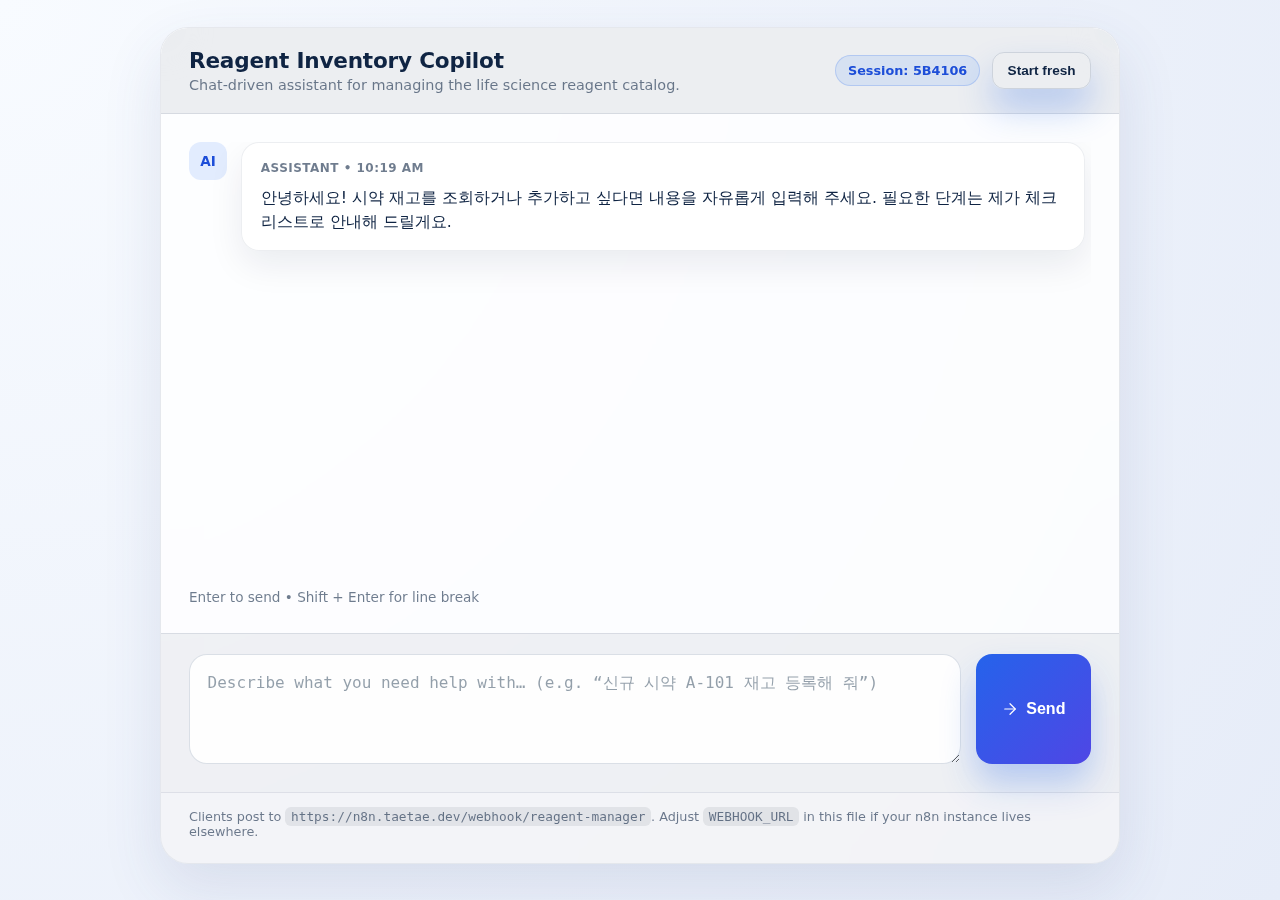
<file: 22/index.html>
<!DOCTYPE html>
<html lang="en">
  <head>
    <meta charset="UTF-8" />
    <meta name="viewport" content="width=device-width, initial-scale=1.0" />
    <title>Reagent Assistant</title>
    <style>
      :root {
        color-scheme: light dark;
        font-family: "Pretendard Variable", system-ui, -apple-system, BlinkMacSystemFont, "Segoe UI", sans-serif;
        --bg-gradient: radial-gradient(circle at top left, #f8fbff, #e6ecf8);
        --shadow-soft: 0 24px 60px rgba(55, 76, 130, 0.12);
        --card-bg: rgba(255, 255, 255, 0.82);
        --accent: #3b82f6;
        --accent-strong: #1d4ed8;
        --border: rgba(15, 35, 75, 0.1);
        --text: #0f2443;
        --muted: rgba(15, 36, 67, 0.6);
        --bot-bg: rgba(255, 255, 255, 0.92);
        --user-bg: linear-gradient(135deg, #2563eb, #60a5fa);
      }
      @media (prefers-color-scheme: dark) {
        :root {
          --bg-gradient: radial-gradient(circle at top left, #0b1220, #131c31);
          --card-bg: rgba(19, 28, 49, 0.75);
          --shadow-soft: 0 24px 60px rgba(0, 0, 0, 0.45);
          --border: rgba(148, 163, 184, 0.28);
          --text: #e4ecff;
          --muted: rgba(226, 232, 240, 0.7);
          --bot-bg: rgba(21, 31, 52, 0.92);
          --user-bg: linear-gradient(135deg, #4c8dff, #6ea8ff);
        }
        body {
          color: var(--text);
        }
        textarea {
          background: rgba(10, 15, 28, 0.85) !important;
          border-color: rgba(148, 163, 184, 0.35) !important;
          color: #e4ecff !important;
          caret-color: rgba(148, 197, 255, 0.95);
        }
        textarea:focus {
          border-color: rgba(96, 165, 250, 0.65) !important;
          box-shadow: 0 0 0 4px rgba(96, 165, 250, 0.22) !important;
        }
        textarea::placeholder {
          color: rgba(226, 232, 240, 0.7) !important;
        }
      }
      * {
        box-sizing: border-box;
      }
      body {
        margin: 0;
        min-height: 100vh;
        background: var(--bg-gradient);
        display: flex;
        justify-content: center;
        color: var(--text);
      }
      .app {
        width: min(960px, 92vw);
        margin: 3vh 0 4vh;
        display: flex;
        flex-direction: column;
        backdrop-filter: blur(24px);
        background: var(--card-bg);
        border-radius: 28px;
        box-shadow: var(--shadow-soft);
        border: 1px solid var(--border);
        overflow: hidden;
      }
      header {
        display: flex;
        align-items: center;
        justify-content: space-between;
        padding: 1.25rem 1.75rem;
        gap: 1rem;
        border-bottom: 1px solid var(--border);
        background: rgba(15, 35, 75, 0.08);
        backdrop-filter: blur(18px);
      }
      header .title-group h1 {
        margin: 0;
        font-size: 1.35rem;
        letter-spacing: -0.01em;
        font-weight: 700;
      }
      header .title-group p {
        margin: 0.25rem 0 0;
        font-size: 0.9rem;
        color: var(--muted);
      }
      .header-actions {
        display: flex;
        align-items: center;
        gap: 0.75rem;
      }
      .badge {
        padding: 0.45rem 0.75rem;
        border-radius: 999px;
        font-size: 0.8rem;
        font-weight: 600;
        background: rgba(59, 130, 246, 0.12);
        color: var(--accent-strong);
        border: 1px solid rgba(37, 99, 235, 0.2);
      }
      main {
        flex: 1;
        display: flex;
        flex-direction: column;
        gap: 1.25rem;
        padding: 1.75rem;
      }
      #messages {
        flex: 1;
        overflow-y: auto;
        display: flex;
        flex-direction: column;
        gap: 1rem;
        padding-right: 0.35rem;
      }
      #messages::-webkit-scrollbar {
        width: 8px;
      }
      #messages::-webkit-scrollbar-thumb {
        background: rgba(30, 64, 175, 0.25);
        border-radius: 999px;
      }
      .message {
        display: grid;
        grid-template-columns: auto 1fr;
        gap: 0.75rem 0.9rem;
        align-items: start;
        animation: fadeUp 0.25s ease-out forwards;
      }
      .message .avatar {
        width: 38px;
        height: 38px;
        border-radius: 12px;
        display: grid;
        place-content: center;
        font-size: 0.85rem;
        font-weight: 700;
        background: rgba(59, 130, 246, 0.14);
        color: var(--accent-strong);
      }
      .message.user .avatar {
        background: rgba(79, 70, 229, 0.14);
        color: rgba(79, 70, 229, 0.95);
      }
      .message .bubble {
        position: relative;
        padding: 1rem 1.15rem;
        border-radius: 18px;
        background: var(--bot-bg);
        border: 1px solid rgba(15, 35, 75, 0.08);
        box-shadow: 0 14px 35px rgba(14, 28, 62, 0.08);
        line-height: 1.55;
      }
      .message.user .bubble {
        background: var(--user-bg);
        border: none;
        color: white;
        box-shadow: 0 18px 36px rgba(24, 43, 109, 0.28);
      }
      .bubble .meta {
        font-size: 0.75rem;
        letter-spacing: 0.04em;
        text-transform: uppercase;
        font-weight: 600;
        margin-bottom: 0.5rem;
        color: var(--muted);
      }
      .message.user .bubble .meta {
        color: rgba(226, 232, 240, 0.75);
      }
      .bubble .body {
        font-size: 0.98rem;
        white-space: pre-line;
      }
      .controls {
        display: flex;
        align-items: center;
        justify-content: space-between;
        gap: 0.75rem;
        font-size: 0.85rem;
        color: var(--muted);
      }
      .controls .status {
        display: inline-flex;
        align-items: center;
        gap: 0.55rem;
      }
      .controls .status span {
        width: 9px;
        height: 9px;
        border-radius: 50%;
        background: var(--accent);
        animation: pulse 1.1s infinite ease-in-out;
      }
      .controls .status:not(.show) {
        visibility: hidden;
      }
      form {
        display: flex;
        gap: 0.9rem;
        padding: 1.25rem 1.75rem 1.75rem;
        border-top: 1px solid var(--border);
        background: rgba(15, 35, 75, 0.06);
      }
      textarea {
        flex: 1;
        min-height: 110px;
        padding: 1rem 1.1rem;
        border-radius: 18px;
        border: 1px solid rgba(30, 64, 108, 0.16);
        resize: vertical;
        font-size: 1rem;
        background: rgba(255, 255, 255, 0.96) !important;
        color: #0f2443 !important;
        line-height: 1.5;
        transition: border 0.2s ease, box-shadow 0.2s ease;
        caret-color: var(--accent);
      }
      textarea:focus {
        outline: none;
        border-color: rgba(59, 130, 246, 0.65);
        box-shadow: 0 0 0 4px rgba(59, 130, 246, 0.18);
      }
      textarea::placeholder {
        color: rgba(16, 42, 67, 0.45);
      }
      button {
        padding: 0.95rem 1.6rem;
        border-radius: 16px;
        border: none;
        background: linear-gradient(135deg, #2563eb, #4f46e5);
        color: white;
        font-size: 1rem;
        font-weight: 600;
        cursor: pointer;
        box-shadow: 0 20px 35px rgba(37, 99, 235, 0.28);
        transition: transform 0.15s ease, box-shadow 0.18s ease, opacity 0.2s ease;
        display: inline-flex;
        align-items: center;
        gap: 0.45rem;
      }
      button svg {
        width: 18px;
        height: 18px;
      }
      button:disabled {
        opacity: 0.55;
        cursor: not-allowed;
        box-shadow: none;
        transform: none;
      }
      button:not(:disabled):hover {
        transform: translateY(-2px);
        box-shadow: 0 24px 38px rgba(37, 99, 235, 0.35);
      }
      .ghost-button {
        padding: 0.6rem 0.9rem;
        border-radius: 12px;
        border: 1px solid rgba(148, 163, 184, 0.35);
        background: transparent;
        color: var(--text);
        font-size: 0.85rem;
        font-weight: 600;
        cursor: pointer;
        transition: border 0.2s ease, background 0.2s ease, color 0.2s ease;
      }
      .ghost-button:hover {
        border-color: rgba(59, 130, 246, 0.65);
        color: var(--accent-strong);
        background: rgba(59, 130, 246, 0.08);
      }
      footer {
        padding: 1rem 1.75rem 1.5rem;
        font-size: 0.8rem;
        color: var(--muted);
        border-top: 1px solid var(--border);
        background: rgba(15, 35, 75, 0.04);
      }
      code {
        padding: 0.1rem 0.35rem;
        background: rgba(15, 23, 42, 0.08);
        border-radius: 6px;
        font-size: 0.8rem;
      }
      @media (max-width: 768px) {
        .app {
          width: 96vw;
          margin: 1.5vh 0 2vh;
          border-radius: 20px;
        }
        header {
          flex-direction: column;
          align-items: flex-start;
          gap: 0.75rem;
        }
        .header-actions {
          width: 100%;
          justify-content: space-between;
        }
        form {
          flex-direction: column;
        }
        button {
          width: 100%;
          justify-content: center;
        }
      }
      @keyframes pulse {
        0%, 100% {
          transform: scale(0.92);
          opacity: 0.5;
        }
        50% {
          transform: scale(1.12);
          opacity: 1;
        }
      }
      @keyframes fadeUp {
        from {
          opacity: 0;
          transform: translateY(14px);
        }
        to {
          opacity: 1;
          transform: translateY(0);
        }
      }
    </style>
  </head>
  <body>
    <div class="app">
      <header>
        <div class="title-group">
          <h1>Reagent Inventory Copilot</h1>
          <p>Chat-driven assistant for managing the life science reagent catalog.</p>
        </div>
        <div class="header-actions">
          <span class="badge" id="session-badge">Session: —</span>
          <button class="ghost-button" id="reset-btn" type="button">Start fresh</button>
        </div>
      </header>
      <main>
        <section id="messages" aria-live="polite"></section>
        <div class="controls">
          <span id="hint">Enter to send • Shift + Enter for line break</span>
          <div class="status" id="status"><span></span>Talking to n8n…</div>
        </div>
      </main>
      <form id="chat-form">
        <textarea
          id="chat-input"
          placeholder="Describe what you need help with… (e.g. “신규 시약 A-101 재고 등록해 줘”)"
          required
        ></textarea>
        <button type="submit">
          <svg viewBox="0 0 24 24" fill="none" stroke="currentColor" stroke-width="1.6">
            <path d="M5 12h14" stroke-linecap="round" stroke-linejoin="round" />
            <path d="m12 5 7 7-7 7" stroke-linecap="round" stroke-linejoin="round" />
          </svg>
          Send
        </button>
      </form>
      <footer>
        Clients post to <code>https://n8n.taetae.dev/webhook/reagent-manager</code>. Adjust <code>WEBHOOK_URL</code> in
        this file if your n8n instance lives elsewhere.
      </footer>
    </div>
    <script>
      const WEBHOOK_URL = window.WEBHOOK_URL || 'https://n8n.taetae.dev/webhook/reagent-manager';
      const SESSION_STORAGE_KEY = 'reagent-session-id';
      const generateSessionId = () =>
        typeof crypto !== 'undefined' && crypto.randomUUID
          ? crypto.randomUUID()
          : `session-${Date.now().toString(36)}-${Math.random().toString(36).slice(2, 10)}`;
      let sessionId = window.localStorage.getItem(SESSION_STORAGE_KEY);
      if (!sessionId) {
        sessionId = generateSessionId();
        window.localStorage.setItem(SESSION_STORAGE_KEY, sessionId);
      }

      const form = document.getElementById('chat-form');
      const input = document.getElementById('chat-input');
      const messages = document.getElementById('messages');
      const status = document.getElementById('status');
      const sessionBadge = document.getElementById('session-badge');
      const resetBtn = document.getElementById('reset-btn');

      function updateSessionBadge() {
        const suffix = sessionId.slice(-6).toUpperCase();
        sessionBadge.textContent = `Session: ${suffix}`;
      }

      function formatTimestamp(date = new Date()) {
        const hours = date.getHours();
        const minutes = date.getMinutes().toString().padStart(2, '0');
        const suffix = hours >= 12 ? 'PM' : 'AM';
        const normalized = hours % 12 || 12;
        return `${normalized}:${minutes} ${suffix}`;
      }

      function appendMessage(role, content, opts = {}) {
        const article = document.createElement('article');
        article.className = `message ${role}`;

        const avatar = document.createElement('div');
        avatar.className = 'avatar';
        avatar.textContent = role === 'user' ? 'You' : 'AI';

        const bubble = document.createElement('div');
        bubble.className = 'bubble';

        const meta = document.createElement('div');
        meta.className = 'meta';
        meta.textContent = `${role === 'user' ? 'You' : 'Assistant'} • ${formatTimestamp(opts.timestamp)}`;

        const body = document.createElement('div');
        body.className = 'body';
        const lines = String(content ?? '').split(/\n/);
        lines.forEach((line, index) => {
          if (index) body.appendChild(document.createElement('br'));
          body.appendChild(document.createTextNode(line));
        });

        bubble.append(meta, body);
        article.append(avatar, bubble);
        messages.appendChild(article);
        messages.scrollTop = messages.scrollHeight;
      }

      async function sendMessage(evt) {
        evt.preventDefault();
        const text = input.value.trim();
        if (!text) return;
        appendMessage('user', text);
        input.value = '';
        input.focus();
        form.querySelector('button').disabled = true;
        status.classList.add('show');

        try {
          const response = await fetch(WEBHOOK_URL, {
            method: 'POST',
            headers: { 'Content-Type': 'application/json' },
            body: JSON.stringify({ message: text, sessionId })
          });

          if (!response.ok) {
            throw new Error(`Request failed (${response.status})`);
          }

          const payload = await response.json();
          const reply = payload?.message ?? JSON.stringify(payload, null, 2);
          appendMessage('bot', reply);
        } catch (error) {
          console.error(error);
          appendMessage('bot', `⚠️ ${error.message}`);
        } finally {
          status.classList.remove('show');
          form.querySelector('button').disabled = false;
        }
      }

      function resetConversation() {
        messages.innerHTML = '';
        sessionId = generateSessionId();
        window.localStorage.setItem(SESSION_STORAGE_KEY, sessionId);
        updateSessionBadge();
        appendMessage(
          'bot',
          '안녕하세요! 시약 재고를 조회하거나 추가하고 싶다면 내용을 자유롭게 입력해 주세요. 필요한 단계는 제가 체크리스트로 안내해 드릴게요.',
          { timestamp: new Date() }
        );
      }

      input.addEventListener('keydown', (event) => {
        if (event.key === 'Enter' && !event.shiftKey) {
          event.preventDefault();
          form.requestSubmit();
        }
      });

      form.addEventListener('submit', sendMessage);
      resetBtn.addEventListener('click', resetConversation);
      updateSessionBadge();
      appendMessage(
        'bot',
        '안녕하세요! 시약 재고를 조회하거나 추가하고 싶다면 내용을 자유롭게 입력해 주세요. 필요한 단계는 제가 체크리스트로 안내해 드릴게요.',
        { timestamp: new Date() }
      );
    </script>
  </body>
</html>
</file>
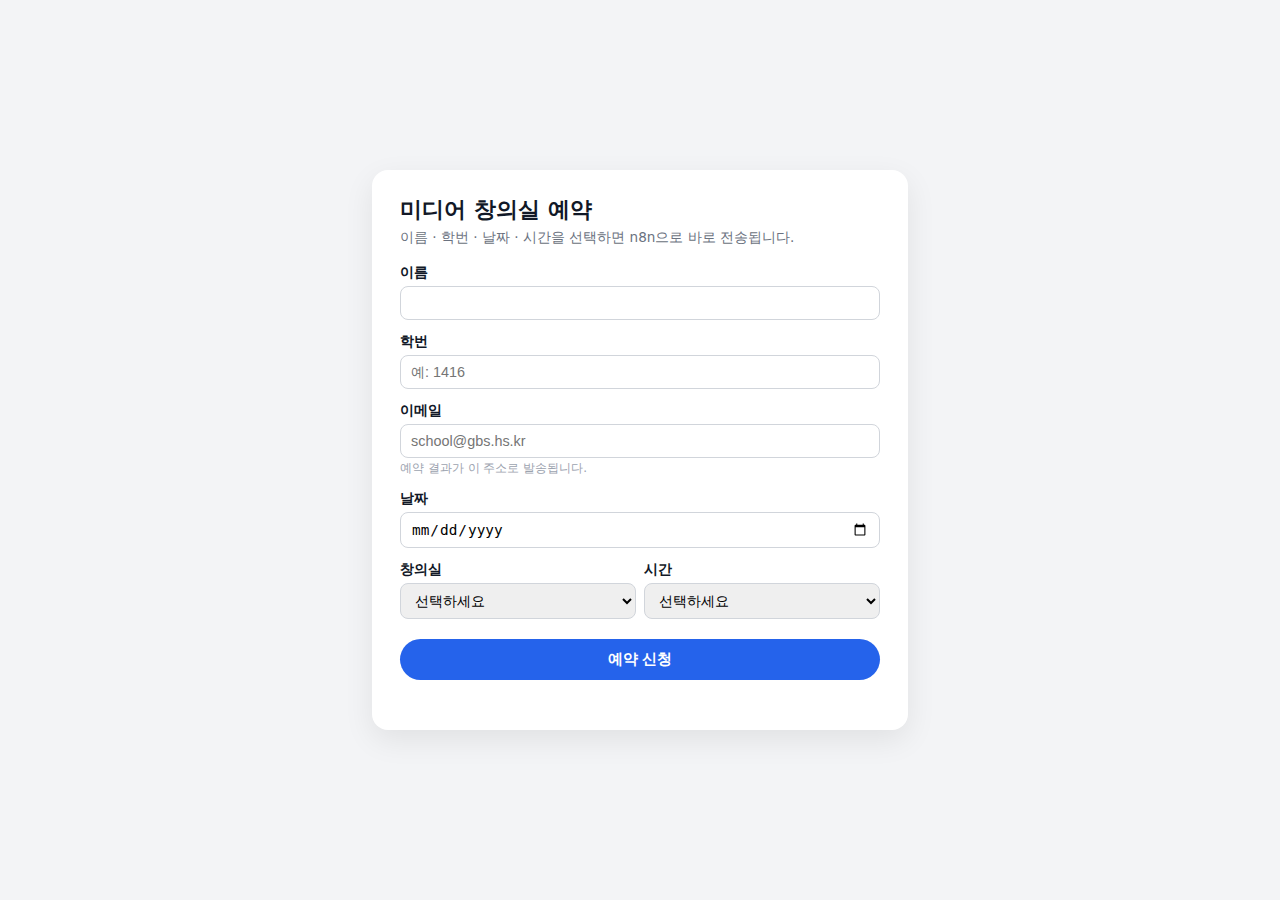
<file: index2.html>
<!DOCTYPE html>
<html lang="ko">
<head>
  <meta charset="UTF-8" />
  <title>미디어 창의실 예약</title>
  <meta name="viewport" content="width=device-width, initial-scale=1" />
  <style>
    :root {
      font-family: system-ui, -apple-system, BlinkMacSystemFont, "Segoe UI", sans-serif;
      background: #f3f4f6;
      color: #111827;
    }
    body {
      margin: 0;
      padding: 0;
      display: flex;
      min-height: 100vh;
      align-items: center;
      justify-content: center;
    }
    .card {
      background: #ffffff;
      padding: 24px 28px;
      border-radius: 16px;
      box-shadow: 0 10px 30px rgba(0,0,0,0.08);
      width: 100%;
      max-width: 480px;
    }
    h1 {
      font-size: 1.4rem;
      margin: 0 0 4px;
    }
    .subtitle {
      font-size: 0.85rem;
      color: #6b7280;
      margin-bottom: 16px;
    }
    .field {
      margin-bottom: 12px;
    }
    .field label {
      display: block;
      font-size: 0.9rem;
      font-weight: 600;
      margin-bottom: 4px;
    }
    .field input,
    .field select {
      width: 100%;
      box-sizing: border-box;
      padding: 8px 10px;
      border-radius: 8px;
      border: 1px solid #d1d5db;
      font-size: 0.9rem;
      outline: none;
      transition: border-color 0.15s, box-shadow 0.15s;
    }
    .field input:focus,
    .field select:focus {
      border-color: #2563eb;
      box-shadow: 0 0 0 1px rgba(37,99,235,0.2);
    }
    .help {
      font-size: 0.75rem;
      color: #9ca3af;
      margin-top: 2px;
    }
    .row {
      display: flex;
      gap: 8px;
    }
    .row .field {
      flex: 1;
    }
    button {
      width: 100%;
      padding: 10px 12px;
      border-radius: 999px;
      border: none;
      font-size: 0.95rem;
      font-weight: 600;
      background: #2563eb;
      color: white;
      cursor: pointer;
      margin-top: 8px;
      transition: background 0.15s, transform 0.05s;
    }
    button:hover {
      background: #1d4ed8;
    }
    button:active {
      transform: translateY(1px);
    }
    button[disabled] {
      opacity: 0.6;
      cursor: default;
      transform: none;
    }
    .status {
      margin-top: 10px;
      font-size: 0.85rem;
      min-height: 1.2em;
    }
    .status.success {
      color: #16a34a;
    }
    .status.error {
      color: #dc2626;
    }
  </style>
</head>
<body>
  <div class="card">
    <h1>미디어 창의실 예약</h1>
    <div class="subtitle">
      이름 · 학번 · 날짜 · 시간을 선택하면 n8n으로 바로 전송됩니다.
    </div>

    <form id="reservation-form">
      <div class="field">
        <label for="name">이름</label>
        <input id="name" name="name" type="text" required />
      </div>

      <div class="field">
        <label for="student-id">학번</label>
        <input id="student-id" name="student-id" type="text" placeholder="예: 1416" required />
      </div>

      <div class="field">
        <label for="email">이메일</label>
        <input id="email" name="email" type="email" placeholder="school@gbs.hs.kr" required />
        <div class="help">예약 결과가 이 주소로 발송됩니다.</div>
      </div>

      <div class="field">
        <label for="date">날짜</label>
        <input id="date" name="date" type="date" required />
      </div>

      <div class="row">
        <div class="field">
          <label for="creative-room">창의실</label>
          <select id="creative-room" name="creative-room" required>
            <option value="">선택하세요</option>
            <option value="1실">1실</option>
            <option value="2실">2실</option>
          </select>
        </div>

        <div class="field">
          <label for="time">시간</label>
          <select id="time" name="time" required>
            <option value="">선택하세요</option>
            <option value="자습1교시">자습1교시</option>
            <option value="자습2교시">자습2교시</option>
            <option value="야자1교시">야자1교시</option>
            <option value="야자2교시">야자2교시</option>
          </select>
        </div>
      </div>

      <button type="submit">예약 신청</button>
      <div id="status" class="status"></div>
    </form>
  </div>

  <script>
    // TODO: 여기를 실제 n8n 도메인에 맞게 수정
    const N8N_WEBHOOK_URL =
      "https://n8n.taetae.dev/webhook/9eb4ab1b-25d4-445b-bdc1-ed7a9bf07d3a";

    const form = document.getElementById("reservation-form");
    const statusEl = document.getElementById("status");
    const button = form.querySelector("button[type='submit']");

    form.addEventListener("submit", async (e) => {
      e.preventDefault();
      statusEl.textContent = "";
      statusEl.className = "status";

      const formData = new FormData(form);

      const payload = {
        // n8n Map frontend data 노드에서 사용하는 키 이름
        name: formData.get("name")?.trim(),
        "student-id": formData.get("student-id")?.trim(),
        email: formData.get("email")?.trim(),
        date: formData.get("date"),
        "creative-room": formData.get("creative-room"),
        time: formData.get("time")
      };

      // 간단 유효성 체크
      if (!payload.name || !payload["student-id"] || !payload.email ||
          !payload.date || !payload["creative-room"] || !payload.time) {
        statusEl.textContent = "모든 항목을 입력해주세요.";
        statusEl.classList.add("error");
        return;
      }

      button.disabled = true;
      button.textContent = "전송 중...";
      try {
        const res = await fetch(N8N_WEBHOOK_URL, {
          method: "POST",
          headers: {
            "Content-Type": "application/json"
          },
          body: JSON.stringify(payload)
        });

        if (!res.ok) {
          throw new Error("HTTP " + res.status);
        }

        statusEl.textContent =
          "요청이 전송되었습니다. 이메일을 확인해주세요.";
        statusEl.classList.add("success");
        form.reset();
      } catch (err) {
        console.error(err);
        statusEl.textContent =
          "전송 중 오류가 발생했습니다. 잠시 후 다시 시도해주세요.";
        statusEl.classList.add("error");
      } finally {
        button.disabled = false;
        button.textContent = "예약 신청";
      }
    });
  </script>
</body>
</html>
</file>
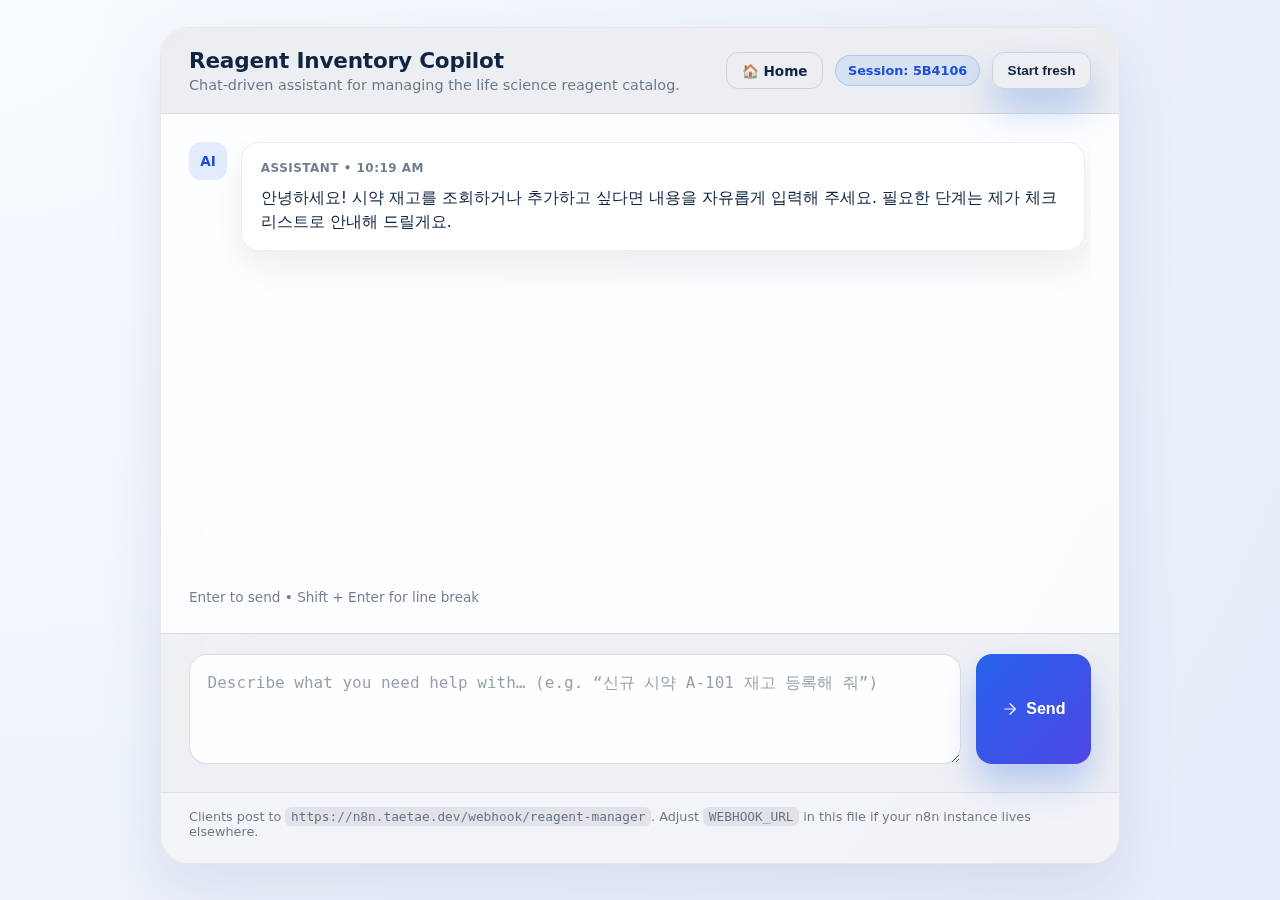
<file: reagent.html>
<!DOCTYPE html>
<html lang="en">

<head>
    <meta charset="UTF-8" />
    <meta name="viewport" content="width=device-width, initial-scale=1.0" />
    <title>Reagent Assistant</title>
    <style>
        :root {
            color-scheme: light dark;
            font-family: "Pretendard Variable", system-ui, -apple-system, BlinkMacSystemFont, "Segoe UI", sans-serif;
            --bg-gradient: radial-gradient(circle at top left, #f8fbff, #e6ecf8);
            --shadow-soft: 0 24px 60px rgba(55, 76, 130, 0.12);
            --card-bg: rgba(255, 255, 255, 0.82);
            --accent: #3b82f6;
            --accent-strong: #1d4ed8;
            --border: rgba(15, 35, 75, 0.1);
            --text: #0f2443;
            --muted: rgba(15, 36, 67, 0.6);
            --bot-bg: rgba(255, 255, 255, 0.92);
            --user-bg: linear-gradient(135deg, #2563eb, #60a5fa);
        }

        @media (prefers-color-scheme: dark) {
            :root {
                --bg-gradient: radial-gradient(circle at top left, #0b1220, #131c31);
                --card-bg: rgba(19, 28, 49, 0.75);
                --shadow-soft: 0 24px 60px rgba(0, 0, 0, 0.45);
                --border: rgba(148, 163, 184, 0.28);
                --text: #e4ecff;
                --muted: rgba(226, 232, 240, 0.7);
                --bot-bg: rgba(21, 31, 52, 0.92);
                --user-bg: linear-gradient(135deg, #4c8dff, #6ea8ff);
            }

            body {
                color: var(--text);
            }

            textarea {
                background: rgba(10, 15, 28, 0.85) !important;
                border-color: rgba(148, 163, 184, 0.35) !important;
                color: #e4ecff !important;
                caret-color: rgba(148, 197, 255, 0.95);
            }

            textarea:focus {
                border-color: rgba(96, 165, 250, 0.65) !important;
                box-shadow: 0 0 0 4px rgba(96, 165, 250, 0.22) !important;
            }

            textarea::placeholder {
                color: rgba(226, 232, 240, 0.7) !important;
            }
        }

        * {
            box-sizing: border-box;
        }

        body {
            margin: 0;
            min-height: 100vh;
            background: var(--bg-gradient);
            display: flex;
            justify-content: center;
            color: var(--text);
        }

        .app {
            width: min(960px, 92vw);
            margin: 3vh 0 4vh;
            display: flex;
            flex-direction: column;
            backdrop-filter: blur(24px);
            background: var(--card-bg);
            border-radius: 28px;
            box-shadow: var(--shadow-soft);
            border: 1px solid var(--border);
            overflow: hidden;
        }

        header {
            display: flex;
            align-items: center;
            justify-content: space-between;
            padding: 1.25rem 1.75rem;
            gap: 1rem;
            border-bottom: 1px solid var(--border);
            background: rgba(15, 35, 75, 0.08);
            backdrop-filter: blur(18px);
        }

        header .title-group h1 {
            margin: 0;
            font-size: 1.35rem;
            letter-spacing: -0.01em;
            font-weight: 700;
        }

        header .title-group p {
            margin: 0.25rem 0 0;
            font-size: 0.9rem;
            color: var(--muted);
        }

        .header-actions {
            display: flex;
            align-items: center;
            gap: 0.75rem;
        }

        .badge {
            padding: 0.45rem 0.75rem;
            border-radius: 999px;
            font-size: 0.8rem;
            font-weight: 600;
            background: rgba(59, 130, 246, 0.12);
            color: var(--accent-strong);
            border: 1px solid rgba(37, 99, 235, 0.2);
        }

        main {
            flex: 1;
            display: flex;
            flex-direction: column;
            gap: 1.25rem;
            padding: 1.75rem;
        }

        #messages {
            flex: 1;
            overflow-y: auto;
            display: flex;
            flex-direction: column;
            gap: 1rem;
            padding-right: 0.35rem;
        }

        #messages::-webkit-scrollbar {
            width: 8px;
        }

        #messages::-webkit-scrollbar-thumb {
            background: rgba(30, 64, 175, 0.25);
            border-radius: 999px;
        }

        .message {
            display: grid;
            grid-template-columns: auto 1fr;
            gap: 0.75rem 0.9rem;
            align-items: start;
            animation: fadeUp 0.25s ease-out forwards;
        }

        .message .avatar {
            width: 38px;
            height: 38px;
            border-radius: 12px;
            display: grid;
            place-content: center;
            font-size: 0.85rem;
            font-weight: 700;
            background: rgba(59, 130, 246, 0.14);
            color: var(--accent-strong);
        }

        .message.user .avatar {
            background: rgba(79, 70, 229, 0.14);
            color: rgba(79, 70, 229, 0.95);
        }

        .message .bubble {
            position: relative;
            padding: 1rem 1.15rem;
            border-radius: 18px;
            background: var(--bot-bg);
            border: 1px solid rgba(15, 35, 75, 0.08);
            box-shadow: 0 14px 35px rgba(14, 28, 62, 0.08);
            line-height: 1.55;
        }

        .message.user .bubble {
            background: var(--user-bg);
            border: none;
            color: white;
            box-shadow: 0 18px 36px rgba(24, 43, 109, 0.28);
        }

        .bubble .meta {
            font-size: 0.75rem;
            letter-spacing: 0.04em;
            text-transform: uppercase;
            font-weight: 600;
            margin-bottom: 0.5rem;
            color: var(--muted);
        }

        .message.user .bubble .meta {
            color: rgba(226, 232, 240, 0.75);
        }

        .bubble .body {
            font-size: 0.98rem;
            white-space: pre-line;
        }

        .controls {
            display: flex;
            align-items: center;
            justify-content: space-between;
            gap: 0.75rem;
            font-size: 0.85rem;
            color: var(--muted);
        }

        .controls .status {
            display: inline-flex;
            align-items: center;
            gap: 0.55rem;
        }

        .controls .status span {
            width: 9px;
            height: 9px;
            border-radius: 50%;
            background: var(--accent);
            animation: pulse 1.1s infinite ease-in-out;
        }

        .controls .status:not(.show) {
            visibility: hidden;
        }

        form {
            display: flex;
            gap: 0.9rem;
            padding: 1.25rem 1.75rem 1.75rem;
            border-top: 1px solid var(--border);
            background: rgba(15, 35, 75, 0.06);
        }

        textarea {
            flex: 1;
            min-height: 110px;
            padding: 1rem 1.1rem;
            border-radius: 18px;
            border: 1px solid rgba(30, 64, 108, 0.16);
            resize: vertical;
            font-size: 1rem;
            background: rgba(255, 255, 255, 0.96) !important;
            color: #0f2443 !important;
            line-height: 1.5;
            transition: border 0.2s ease, box-shadow 0.2s ease;
            caret-color: var(--accent);
        }

        textarea:focus {
            outline: none;
            border-color: rgba(59, 130, 246, 0.65);
            box-shadow: 0 0 0 4px rgba(59, 130, 246, 0.18);
        }

        textarea::placeholder {
            color: rgba(16, 42, 67, 0.45);
        }

        button {
            padding: 0.95rem 1.6rem;
            border-radius: 16px;
            border: none;
            background: linear-gradient(135deg, #2563eb, #4f46e5);
            color: white;
            font-size: 1rem;
            font-weight: 600;
            cursor: pointer;
            box-shadow: 0 20px 35px rgba(37, 99, 235, 0.28);
            transition: transform 0.15s ease, box-shadow 0.18s ease, opacity 0.2s ease;
            display: inline-flex;
            align-items: center;
            gap: 0.45rem;
        }

        button svg {
            width: 18px;
            height: 18px;
        }

        button:disabled {
            opacity: 0.55;
            cursor: not-allowed;
            box-shadow: none;
            transform: none;
        }

        button:not(:disabled):hover {
            transform: translateY(-2px);
            box-shadow: 0 24px 38px rgba(37, 99, 235, 0.35);
        }

        .ghost-button {
            padding: 0.6rem 0.9rem;
            border-radius: 12px;
            border: 1px solid rgba(148, 163, 184, 0.35);
            background: transparent;
            color: var(--text);
            font-size: 0.85rem;
            font-weight: 600;
            cursor: pointer;
            transition: border 0.2s ease, background 0.2s ease, color 0.2s ease;
        }

        .ghost-button:hover {
            border-color: rgba(59, 130, 246, 0.65);
            color: var(--accent-strong);
            background: rgba(59, 130, 246, 0.08);
        }

        footer {
            padding: 1rem 1.75rem 1.5rem;
            font-size: 0.8rem;
            color: var(--muted);
            border-top: 1px solid var(--border);
            background: rgba(15, 35, 75, 0.04);
        }

        code {
            padding: 0.1rem 0.35rem;
            background: rgba(15, 23, 42, 0.08);
            border-radius: 6px;
            font-size: 0.8rem;
        }

        @media (max-width: 768px) {
            .app {
                width: 96vw;
                margin: 1.5vh 0 2vh;
                border-radius: 20px;
            }

            header {
                flex-direction: column;
                align-items: flex-start;
                gap: 0.75rem;
            }

            .header-actions {
                width: 100%;
                justify-content: space-between;
            }

            form {
                flex-direction: column;
            }

            button {
                width: 100%;
                justify-content: center;
            }
        }

        @keyframes pulse {

            0%,
            100% {
                transform: scale(0.92);
                opacity: 0.5;
            }

            50% {
                transform: scale(1.12);
                opacity: 1;
            }
        }

        @keyframes fadeUp {
            from {
                opacity: 0;
                transform: translateY(14px);
            }

            to {
                opacity: 1;
                transform: translateY(0);
            }
        }
    </style>
</head>

<body>
    <div class="app">
        <header>
            <div class="title-group">
                <h1>Reagent Inventory Copilot</h1>
                <p>Chat-driven assistant for managing the life science reagent catalog.</p>
            </div>
            <div class="header-actions">
                <a href="index.html" class="ghost-button" style="text-decoration: none;">🏠 Home</a>
                <span class="badge" id="session-badge">Session: —</span>
                <button class="ghost-button" id="reset-btn" type="button">Start fresh</button>
            </div>
        </header>
        <main>
            <section id="messages" aria-live="polite"></section>
            <div class="controls">
                <span id="hint">Enter to send • Shift + Enter for line break</span>
                <div class="status" id="status"><span></span>Talking to n8n…</div>
            </div>
        </main>
        <form id="chat-form">
            <textarea id="chat-input" placeholder="Describe what you need help with… (e.g. “신규 시약 A-101 재고 등록해 줘”)"
                required></textarea>
            <button type="submit">
                <svg viewBox="0 0 24 24" fill="none" stroke="currentColor" stroke-width="1.6">
                    <path d="M5 12h14" stroke-linecap="round" stroke-linejoin="round" />
                    <path d="m12 5 7 7-7 7" stroke-linecap="round" stroke-linejoin="round" />
                </svg>
                Send
            </button>
        </form>
        <footer>
            Clients post to <code>https://n8n.taetae.dev/webhook/reagent-manager</code>. Adjust <code>WEBHOOK_URL</code>
            in
            this file if your n8n instance lives elsewhere.
        </footer>
    </div>
    <script>
        const WEBHOOK_URL = window.WEBHOOK_URL || 'https://n8n.taetae.dev/webhook/reagent-manager';
        const SESSION_STORAGE_KEY = 'reagent-session-id';
        const generateSessionId = () =>
            typeof crypto !== 'undefined' && crypto.randomUUID
                ? crypto.randomUUID()
                : `session-${Date.now().toString(36)}-${Math.random().toString(36).slice(2, 10)}`;
        let sessionId = window.localStorage.getItem(SESSION_STORAGE_KEY);
        if (!sessionId) {
            sessionId = generateSessionId();
            window.localStorage.setItem(SESSION_STORAGE_KEY, sessionId);
        }

        const form = document.getElementById('chat-form');
        const input = document.getElementById('chat-input');
        const messages = document.getElementById('messages');
        const status = document.getElementById('status');
        const sessionBadge = document.getElementById('session-badge');
        const resetBtn = document.getElementById('reset-btn');

        function updateSessionBadge() {
            const suffix = sessionId.slice(-6).toUpperCase();
            sessionBadge.textContent = `Session: ${suffix}`;
        }

        function formatTimestamp(date = new Date()) {
            const hours = date.getHours();
            const minutes = date.getMinutes().toString().padStart(2, '0');
            const suffix = hours >= 12 ? 'PM' : 'AM';
            const normalized = hours % 12 || 12;
            return `${normalized}:${minutes} ${suffix}`;
        }

        function appendMessage(role, content, opts = {}) {
            const article = document.createElement('article');
            article.className = `message ${role}`;

            const avatar = document.createElement('div');
            avatar.className = 'avatar';
            avatar.textContent = role === 'user' ? 'You' : 'AI';

            const bubble = document.createElement('div');
            bubble.className = 'bubble';

            const meta = document.createElement('div');
            meta.className = 'meta';
            meta.textContent = `${role === 'user' ? 'You' : 'Assistant'} • ${formatTimestamp(opts.timestamp)}`;

            const body = document.createElement('div');
            body.className = 'body';
            const lines = String(content ?? '').split(/\n/);
            lines.forEach((line, index) => {
                if (index) body.appendChild(document.createElement('br'));
                body.appendChild(document.createTextNode(line));
            });

            bubble.append(meta, body);
            article.append(avatar, bubble);
            messages.appendChild(article);
            messages.scrollTop = messages.scrollHeight;
        }

        async function sendMessage(evt) {
            evt.preventDefault();
            const text = input.value.trim();
            if (!text) return;
            appendMessage('user', text);
            input.value = '';
            input.focus();
            form.querySelector('button').disabled = true;
            status.classList.add('show');

            try {
                const response = await fetch(WEBHOOK_URL, {
                    method: 'POST',
                    headers: { 'Content-Type': 'application/json' },
                    body: JSON.stringify({ message: text, sessionId })
                });

                if (!response.ok) {
                    throw new Error(`Request failed (${response.status})`);
                }

                const payload = await response.json();
                const reply = payload?.message ?? JSON.stringify(payload, null, 2);
                appendMessage('bot', reply);
            } catch (error) {
                console.error(error);
                appendMessage('bot', `⚠️ ${error.message}`);
            } finally {
                status.classList.remove('show');
                form.querySelector('button').disabled = false;
            }
        }

        function resetConversation() {
            messages.innerHTML = '';
            sessionId = generateSessionId();
            window.localStorage.setItem(SESSION_STORAGE_KEY, sessionId);
            updateSessionBadge();
            appendMessage(
                'bot',
                '안녕하세요! 시약 재고를 조회하거나 추가하고 싶다면 내용을 자유롭게 입력해 주세요. 필요한 단계는 제가 체크리스트로 안내해 드릴게요.',
                { timestamp: new Date() }
            );
        }

        input.addEventListener('keydown', (event) => {
            if (event.key === 'Enter' && !event.shiftKey) {
                event.preventDefault();
                form.requestSubmit();
            }
        });

        form.addEventListener('submit', sendMessage);
        resetBtn.addEventListener('click', resetConversation);
        updateSessionBadge();
        appendMessage(
            'bot',
            '안녕하세요! 시약 재고를 조회하거나 추가하고 싶다면 내용을 자유롭게 입력해 주세요. 필요한 단계는 제가 체크리스트로 안내해 드릴게요.',
            { timestamp: new Date() }
        );
    </script>
</body>

</html>
</file>
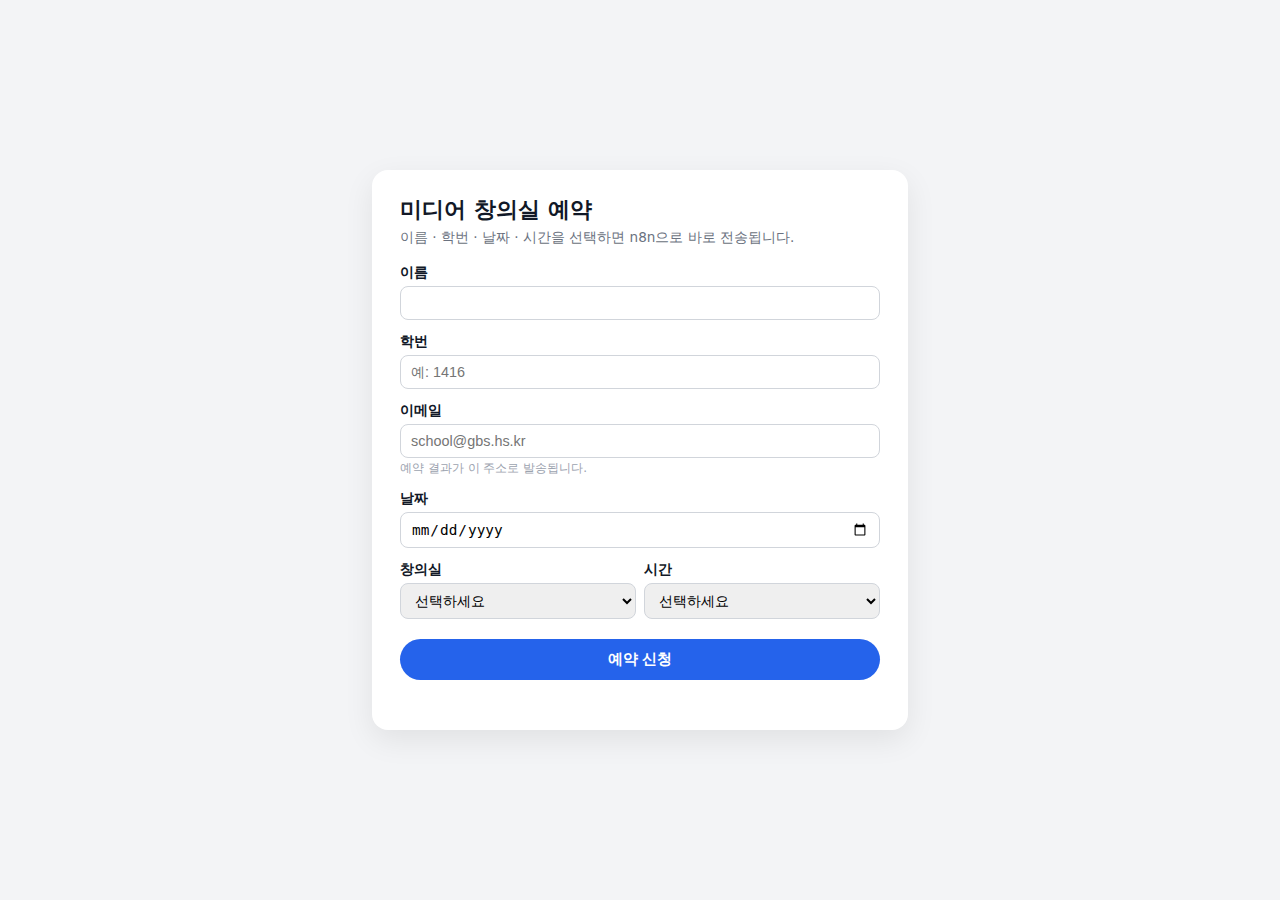
<file: 22/index2.html>
<!DOCTYPE html>
<html lang="ko">
<head>
  <meta charset="UTF-8" />
  <title>미디어 창의실 예약 </title>
  <meta name="viewport" content="width=device-width, initial-scale=1" />
  <style>
    :root {
      font-family: system-ui, -apple-system, BlinkMacSystemFont, "Segoe UI", sans-serif;
      background: #f3f4f6;
      color: #111827;
    }
    body {
      margin: 0;
      padding: 0;
      display: flex;
      min-height: 100vh;
      align-items: center;
      justify-content: center;
    }
    .card {
      background: #ffffff;
      padding: 24px 28px;
      border-radius: 16px;
      box-shadow: 0 10px 30px rgba(0,0,0,0.08);
      width: 100%;
      max-width: 480px;
    }
    h1 {
      font-size: 1.4rem;
      margin: 0 0 4px;
    }
    .subtitle {
      font-size: 0.85rem;
      color: #6b7280;
      margin-bottom: 16px;
    }
    .field {
      margin-bottom: 12px;
    }
    .field label {
      display: block;
      font-size: 0.9rem;
      font-weight: 600;
      margin-bottom: 4px;
    }
    .field input,
    .field select {
      width: 100%;
      box-sizing: border-box;
      padding: 8px 10px;
      border-radius: 8px;
      border: 1px solid #d1d5db;
      font-size: 0.9rem;
      outline: none;
      transition: border-color 0.15s, box-shadow 0.15s;
    }
    .field input:focus,
    .field select:focus {
      border-color: #2563eb;
      box-shadow: 0 0 0 1px rgba(37,99,235,0.2);
    }
    .help {
      font-size: 0.75rem;
      color: #9ca3af;
      margin-top: 2px;
    }
    .row {
      display: flex;
      gap: 8px;
    }
    .row .field {
      flex: 1;
    }
    button {
      width: 100%;
      padding: 10px 12px;
      border-radius: 999px;
      border: none;
      font-size: 0.95rem;
      font-weight: 600;
      background: #2563eb;
      color: white;
      cursor: pointer;
      margin-top: 8px;
      transition: background 0.15s, transform 0.05s;
    }
    button:hover {
      background: #1d4ed8;
    }
    button:active {
      transform: translateY(1px);
    }
    button[disabled] {
      opacity: 0.6;
      cursor: default;
      transform: none;
    }
    .status {
      margin-top: 10px;
      font-size: 0.85rem;
      min-height: 1.2em;
    }
    .status.success {
      color: #16a34a;
    }
    .status.error {
      color: #dc2626;
    }
  </style>
</head>
<body>
  <div class="card">
    <h1>미디어 창의실 예약</h1>
    <div class="subtitle">
      이름 · 학번 · 날짜 · 시간을 선택하면 n8n으로 바로 전송됩니다.
    </div>

    <form id="reservation-form">
      <div class="field">
        <label for="name">이름</label>
        <input id="name" name="name" type="text" required />
      </div>

      <div class="field">
        <label for="student-id">학번</label>
        <input id="student-id" name="student-id" type="text" placeholder="예: 1416" required />
      </div>

      <div class="field">
        <label for="email">이메일</label>
        <input id="email" name="email" type="email" placeholder="school@gbs.hs.kr" required />
        <div class="help">예약 결과가 이 주소로 발송됩니다.</div>
      </div>

      <div class="field">
        <label for="date">날짜</label>
        <input id="date" name="date" type="date" required />
      </div>

      <div class="row">
        <div class="field">
          <label for="creative-room">창의실</label>
          <select id="creative-room" name="creative-room" required>
            <option value="">선택하세요</option>
            <option value="1실">1실</option>
            <option value="2실">2실</option>
          </select>
        </div>

        <div class="field">
          <label for="time">시간</label>
          <select id="time" name="time" required>
            <option value="">선택하세요</option>
            <option value="자습1교시">자습1교시</option>
            <option value="자습2교시">자습2교시</option>
            <option value="야자1교시">야자1교시</option>
            <option value="야자2교시">야자2교시</option>
          </select>
        </div>
      </div>

      <button type="submit">예약 신청</button>
      <div id="status" class="status"></div>
    </form>
  </div>

  <script>
    // TODO: 여기를 실제 n8n 도메인에 맞게 수정
    const N8N_WEBHOOK_URL =
      "https://n8n.taetae.dev/webhook/9eb4ab1b-25d4-445b-bdc1-ed7a9bf07d3a";

    const form = document.getElementById("reservation-form");
    const statusEl = document.getElementById("status");
    const button = form.querySelector("button[type='submit']");

    form.addEventListener("submit", async (e) => {
      e.preventDefault();
      statusEl.textContent = "";
      statusEl.className = "status";

      const formData = new FormData(form);

      const payload = {
        // n8n Map frontend data 노드에서 사용하는 키 이름
        name: formData.get("name")?.trim(),
        "student-id": formData.get("student-id")?.trim(),
        email: formData.get("email")?.trim(),
        date: formData.get("date"),
        "creative-room": formData.get("creative-room"),
        time: formData.get("time")
      };

      // 간단 유효성 체크
      if (!payload.name || !payload["student-id"] || !payload.email ||
          !payload.date || !payload["creative-room"] || !payload.time) {
        statusEl.textContent = "모든 항목을 입력해주세요.";
        statusEl.classList.add("error");
        return;
      }

      button.disabled = true;
      button.textContent = "전송 중...";
      try {
        const res = await fetch(N8N_WEBHOOK_URL, {
          method: "POST",
          headers: {
            "Content-Type": "application/json"
          },
          body: JSON.stringify(payload)
        });

        if (!res.ok) {
          throw new Error("HTTP " + res.status);
        }

        statusEl.textContent =
          "요청이 전송되었습니다. 이메일을 확인해주세요.";
        statusEl.classList.add("success");
        form.reset();
      } catch (err) {
        console.error(err);
        statusEl.textContent =
          "전송 중 오류가 발생했습니다. 잠시 후 다시 시도해주세요.";
        statusEl.classList.add("error");
      } finally {
        button.disabled = false;
        button.textContent = "예약 신청";
      }
    });
  </script>
</body>
</html>
</file>
